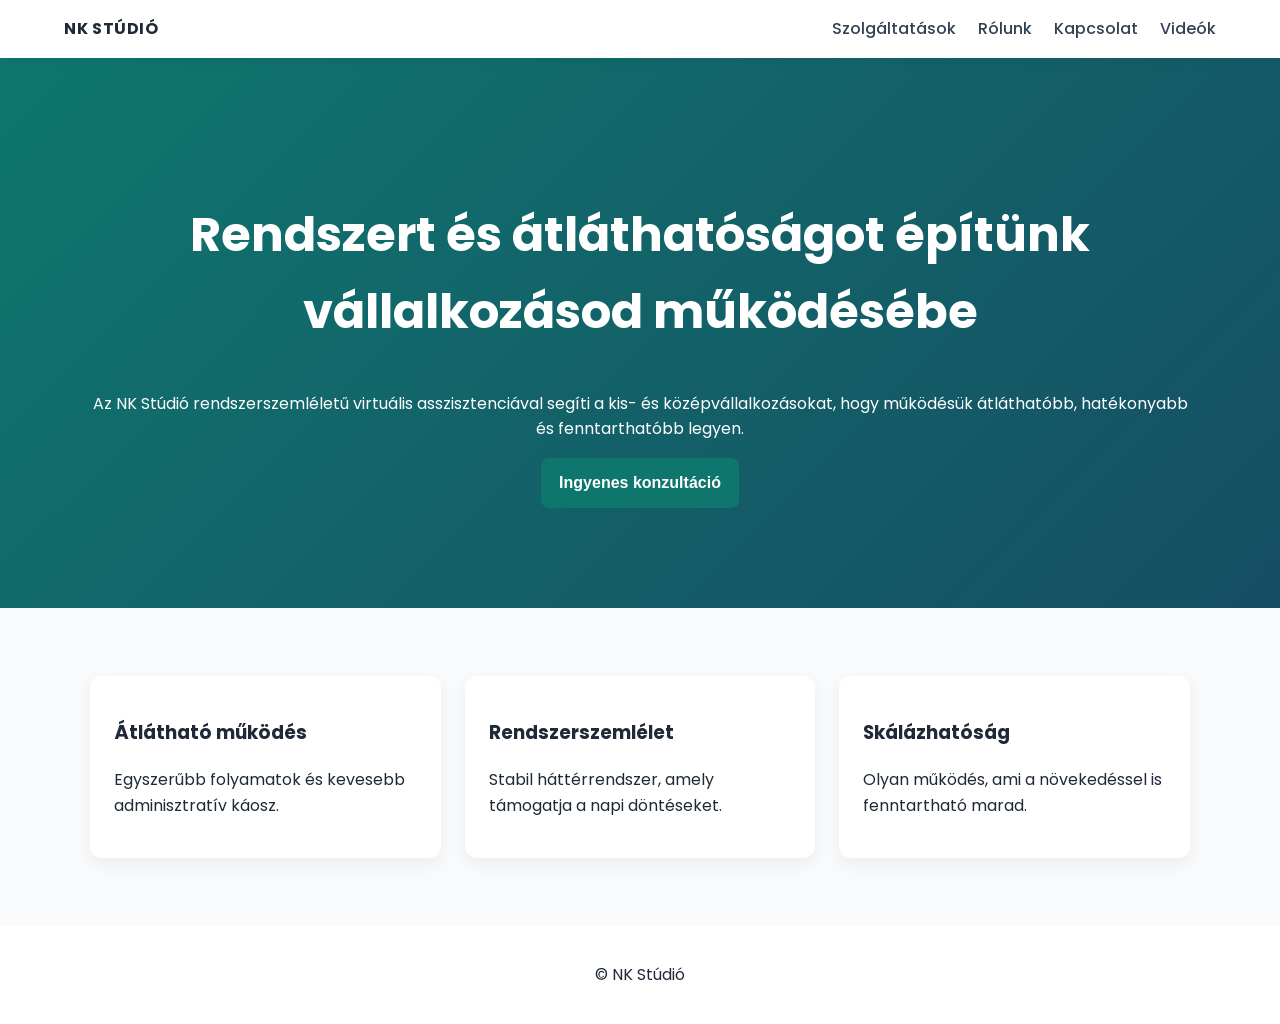
<file: index.html>
<!DOCTYPE html>
<html lang="hu">
<head>
  <meta charset="UTF-8">
  <meta http-equiv="refresh" content="0; url=nkstudio-website/index.html">
  <meta name="viewport" content="width=device-width, initial-scale=1.0">
  <title>NK Stúdió</title>
</head>
<body>
  <p>Átirányítás... <a href="nkstudio-website/index.html">NK Stúdió weboldal</a></p>
</body>
</html>
</file>
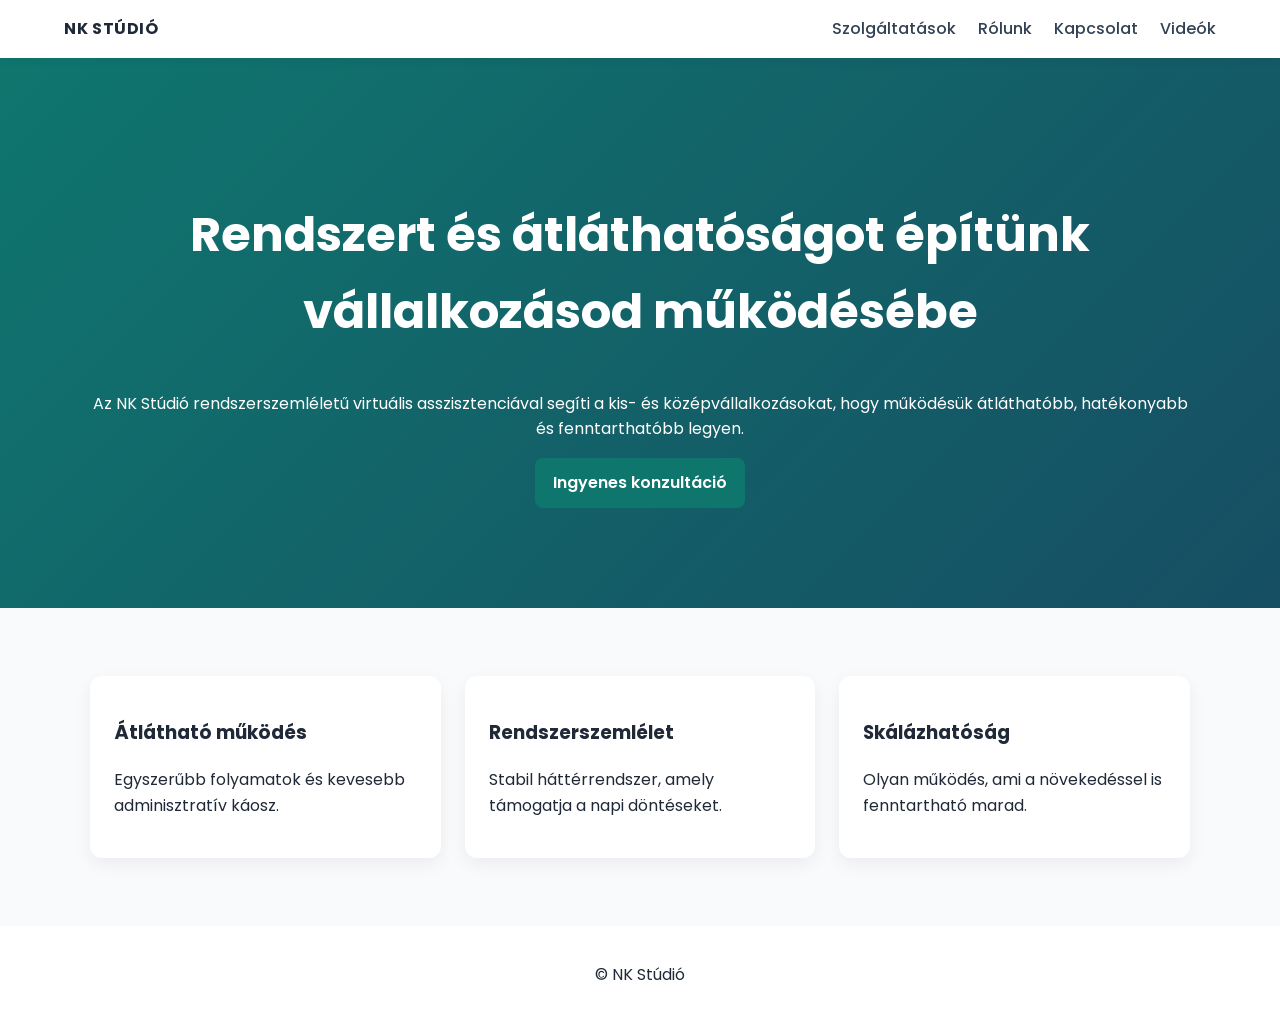
<file: nkstudio-website/index.html>
<!DOCTYPE html>
<html lang="hu">
<head>
  <meta charset="UTF-8">
  <meta name="viewport" content="width=device-width, initial-scale=1.0">
  <title>NK Stúdió</title>
  <link rel="preconnect" href="https://fonts.googleapis.com">
  <link rel="preconnect" href="https://fonts.gstatic.com" crossorigin>
  <link href="https://fonts.googleapis.com/css2?family=Poppins:wght@300;400;500;600;700&display=swap" rel="stylesheet">
  <link rel="stylesheet" href="css/style.css">
</head>
<body>
  <header class="navbar">
    <a class="logo" href="index.html">NK STÚDIÓ</a>
    <nav>
      <a href="services.html">Szolgáltatások</a>
      <a href="about.html">Rólunk</a>
      <a href="contact.html">Kapcsolat</a>
      <a href="videos.html">Videók</a>
    </nav>
  </header>

  <section class="hero">
    <div class="container">
      <h1>Rendszert és átláthatóságot építünk vállalkozásod működésébe</h1>
      <p>Az NK Stúdió rendszerszemléletű virtuális asszisztenciával segíti a kis- és középvállalkozásokat, hogy működésük átláthatóbb, hatékonyabb és fenntarthatóbb legyen.</p>
      <a class="btn-primary" href="contact.html">Ingyenes konzultáció</a>
    </div>
  </section>

  <section class="section">
    <div class="container grid">
      <article class="card"><h3>Átlátható működés</h3><p>Egyszerűbb folyamatok és kevesebb adminisztratív káosz.</p></article>
      <article class="card"><h3>Rendszerszemlélet</h3><p>Stabil háttérrendszer, amely támogatja a napi döntéseket.</p></article>
      <article class="card"><h3>Skálázhatóság</h3><p>Olyan működés, ami a növekedéssel is fenntartható marad.</p></article>
    </div>
  </section>

  <footer>
    <p>© NK Stúdió</p>
  </footer>

  <script src="js/script.js"></script>
</body>
</html>
</file>
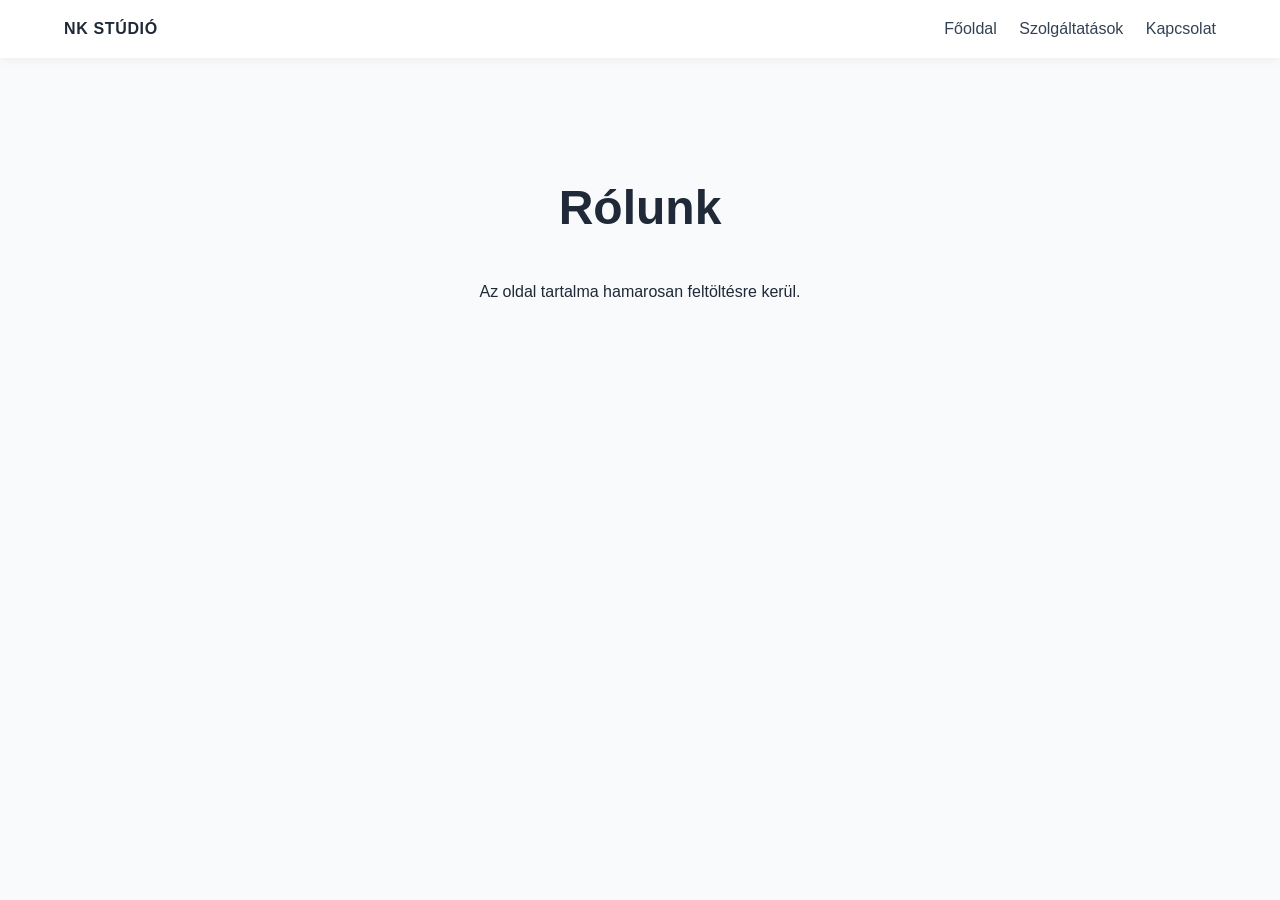
<file: nkstudio-website/about.html>
<!DOCTYPE html>
<html lang="hu">
<head>
  <meta charset="UTF-8">
  <meta name="viewport" content="width=device-width, initial-scale=1.0">
  <title>Rólunk | NK Stúdió</title>
  <link rel="stylesheet" href="css/style.css">
</head>
<body>
  <header class="navbar">
    <a class="logo" href="index.html">NK STÚDIÓ</a>
    <nav>
      <a href="index.html">Főoldal</a>
      <a href="services.html">Szolgáltatások</a>
      <a href="contact.html">Kapcsolat</a>
    </nav>
  </header>
  <main class="placeholder container">
    <h1>Rólunk</h1>
    <p>Az oldal tartalma hamarosan feltöltésre kerül.</p>
  </main>
</body>
</html>
</file>
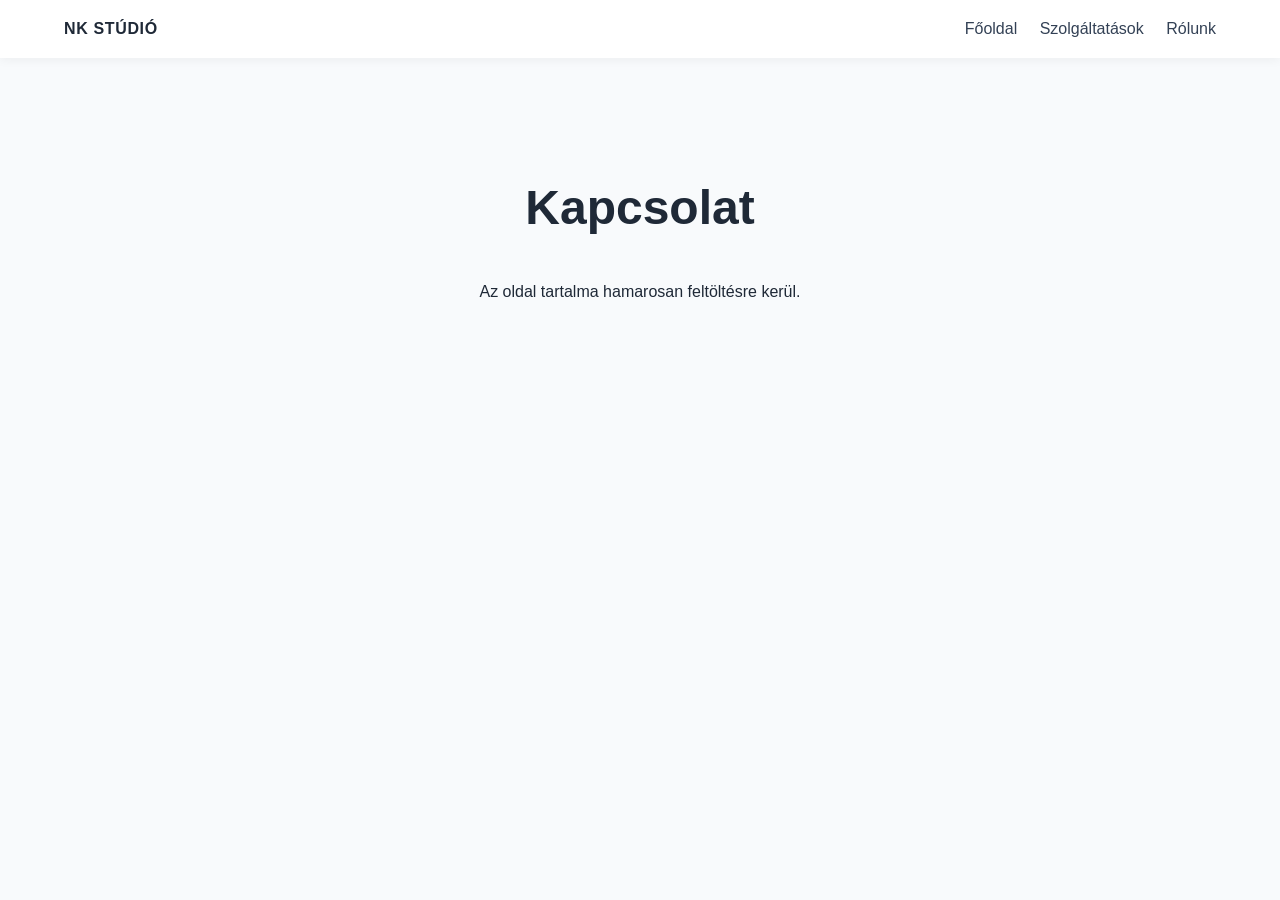
<file: nkstudio-website/contact.html>
<!DOCTYPE html>
<html lang="hu">
<head>
  <meta charset="UTF-8">
  <meta name="viewport" content="width=device-width, initial-scale=1.0">
  <title>Kapcsolat | NK Stúdió</title>
  <link rel="stylesheet" href="css/style.css">
</head>
<body>
  <header class="navbar">
    <a class="logo" href="index.html">NK STÚDIÓ</a>
    <nav>
      <a href="index.html">Főoldal</a>
      <a href="services.html">Szolgáltatások</a>
      <a href="about.html">Rólunk</a>
    </nav>
  </header>
  <main class="placeholder container">
    <h1>Kapcsolat</h1>
    <p>Az oldal tartalma hamarosan feltöltésre kerül.</p>
  </main>
</body>
</html>
</file>
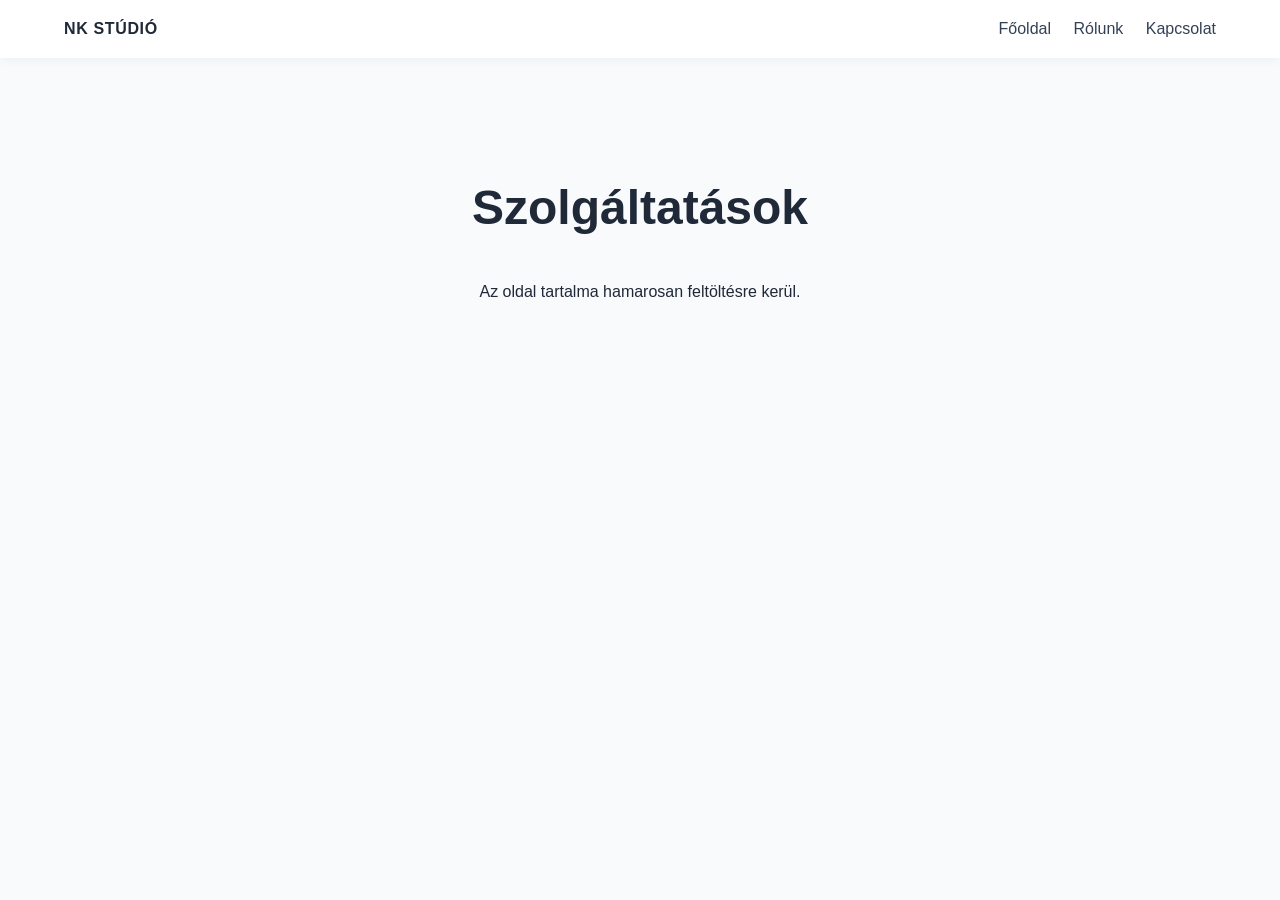
<file: nkstudio-website/services.html>
<!DOCTYPE html>
<html lang="hu">
<head>
  <meta charset="UTF-8">
  <meta name="viewport" content="width=device-width, initial-scale=1.0">
  <title>Szolgáltatások | NK Stúdió</title>
  <link rel="stylesheet" href="css/style.css">
</head>
<body>
  <header class="navbar">
    <a class="logo" href="index.html">NK STÚDIÓ</a>
    <nav>
      <a href="index.html">Főoldal</a>
      <a href="about.html">Rólunk</a>
      <a href="contact.html">Kapcsolat</a>
    </nav>
  </header>
  <main class="placeholder container">
    <h1>Szolgáltatások</h1>
    <p>Az oldal tartalma hamarosan feltöltésre kerül.</p>
  </main>
</body>
</html>
</file>
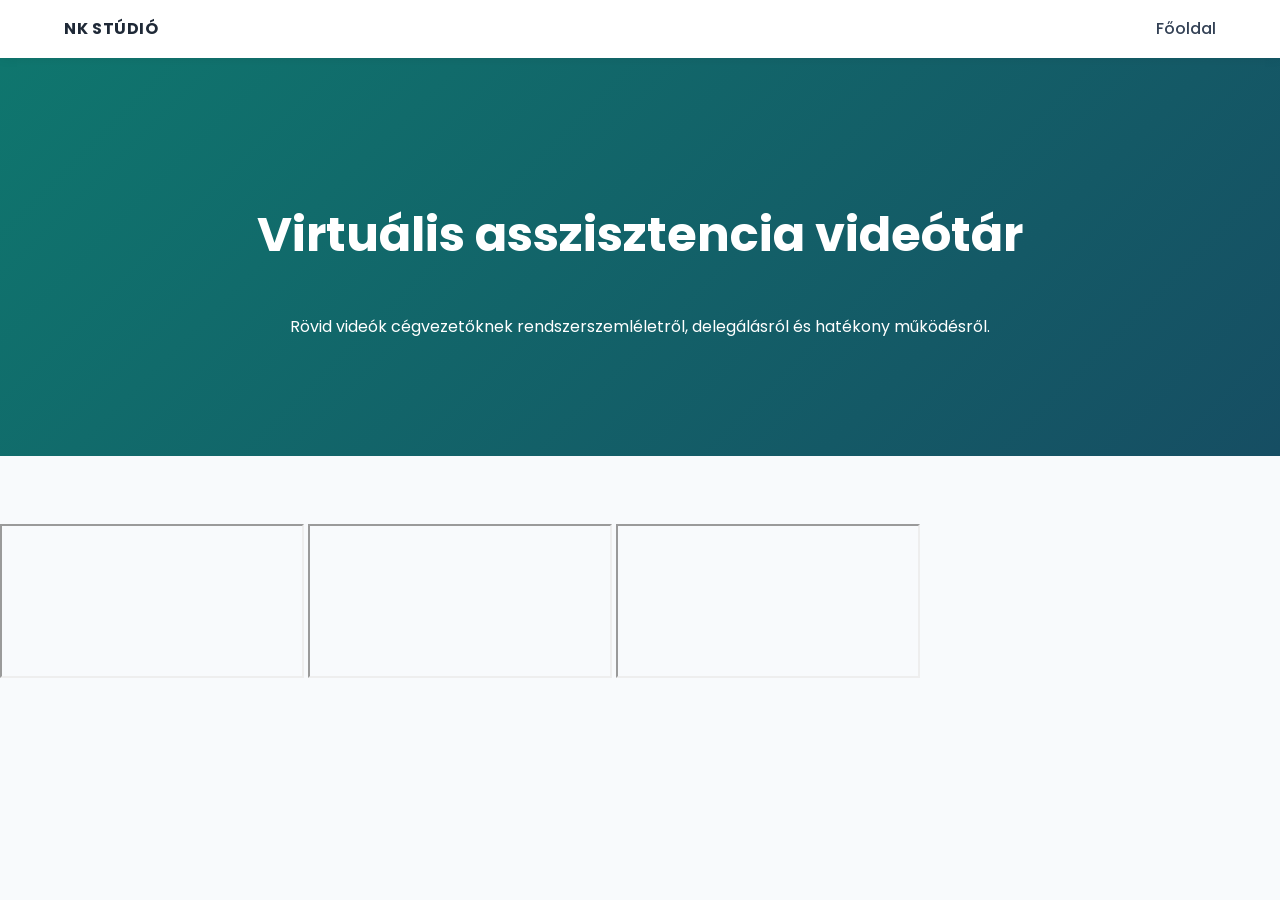
<file: nkstudio-website/videos.html>
<!DOCTYPE html>
<html lang="hu">
<head>
  <meta charset="UTF-8">
  <meta name="viewport" content="width=device-width, initial-scale=1.0">
  <meta name="description" content="NK Stúdió videótár cégvezetőknek.">
  <title>NK Stúdió Videótár</title>
  <link rel="preconnect" href="https://fonts.googleapis.com">
  <link rel="preconnect" href="https://fonts.gstatic.com" crossorigin>
  <link href="https://fonts.googleapis.com/css2?family=Poppins:wght@300;400;500;600;700&display=swap" rel="stylesheet">
  <link rel="stylesheet" href="css/style.css">
</head>
<body>
  <header class="navbar" id="top">
    <a class="logo" href="index.html" aria-label="Vissza a főoldalra">NK STÚDIÓ</a>
    <nav aria-label="Videótár navigáció">
      <a href="index.html">Főoldal</a>
    </nav>
  </header>

  <main>
    <section class="hero hero-small">
      <h1>Virtuális asszisztencia videótár</h1>
      <p>Rövid videók cégvezetőknek rendszerszemléletről, delegálásról és hatékony működésről.</p>
    </section>

    <section class="video-section section">
      <div class="video-grid">
        <iframe src="https://www.youtube.com/embed/VIDEO1" title="Videó 1" loading="lazy" allow="accelerometer; autoplay; clipboard-write; encrypted-media; gyroscope; picture-in-picture; web-share" allowfullscreen></iframe>
        <iframe src="https://www.youtube.com/embed/VIDEO2" title="Videó 2" loading="lazy" allow="accelerometer; autoplay; clipboard-write; encrypted-media; gyroscope; picture-in-picture; web-share" allowfullscreen></iframe>
        <iframe src="https://www.youtube.com/embed/VIDEO3" title="Videó 3" loading="lazy" allow="accelerometer; autoplay; clipboard-write; encrypted-media; gyroscope; picture-in-picture; web-share" allowfullscreen></iframe>
      </div>
    </section>
  </main>
</body>
</html>
</file>
<file: nkstudio-website/css/style.css>
:root {
  --primary: #0f766e;
  --secondary: #164e63;
  --text: #1f2937;
  --bg: #f8fafc;
  --surface: #ffffff;
}

* {
  box-sizing: border-box;
}

body {
  margin: 0;
  font-family: 'Poppins', sans-serif;
  color: var(--text);
  background: var(--bg);
  line-height: 1.6;
}

.container {
  width: min(1100px, 90%);
  margin: 0 auto;
}

.navbar {
  position: sticky;
  top: 0;
  z-index: 20;
  display: flex;
  justify-content: space-between;
  align-items: center;
  padding: 16px 5%;
  background: var(--surface);
  box-shadow: 0 2px 10px rgba(0, 0, 0, 0.05);
}

.logo {
  text-decoration: none;
  color: var(--text);
  font-weight: 700;
  letter-spacing: 0.04em;
}

nav a {
  text-decoration: none;
  color: #334155;
  margin-left: 18px;
  font-weight: 500;
}

.hero {
  padding: 100px 0;
  text-align: center;
  color: #fff;
  background: linear-gradient(135deg, var(--primary), var(--secondary));
}

h1 {
  font-size: clamp(2rem, 5vw, 3rem);
}

.section {
  padding: 68px 0;
}

.grid {
  display: grid;
  grid-template-columns: repeat(auto-fit, minmax(230px, 1fr));
  gap: 24px;
}

.card {
  background: var(--surface);
  border-radius: 12px;
  padding: 24px;
  box-shadow: 0 6px 18px rgba(15, 23, 42, 0.06);
}

.btn-primary {
  display: inline-block;
  background: var(--primary);
  color: white;
  border: none;
  border-radius: 8px;
  padding: 12px 18px;
  text-decoration: none;
  font-weight: 600;
  cursor: pointer;
}

.placeholder {
  text-align: center;
  padding: 80px 0;
}

footer {
  text-align: center;
  background: #fff;
  padding: 20px 12px;
}

@media (max-width: 820px) {
  .navbar {
    flex-direction: column;
    gap: 10px;
  }

  nav a {
    margin: 0 8px;
  }

  .hero {
    padding: 72px 0;
  }
}
</file>
